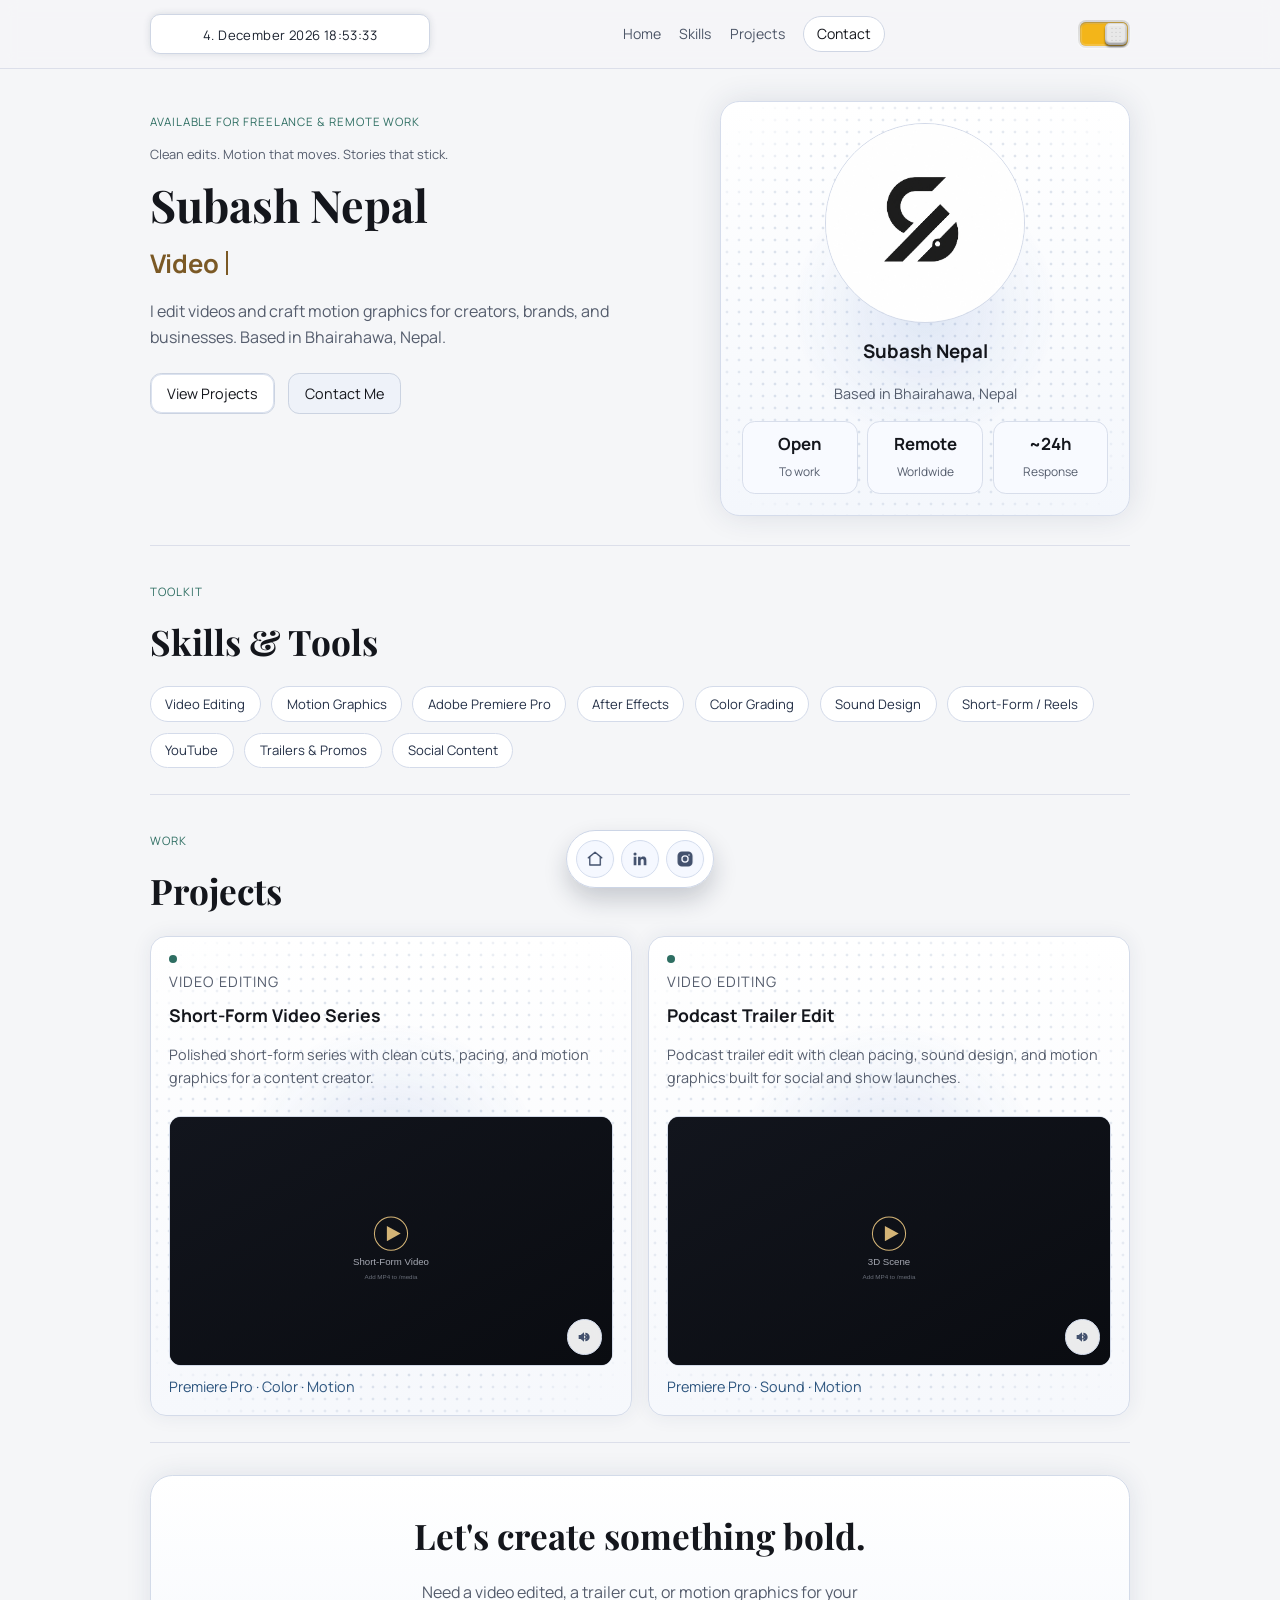
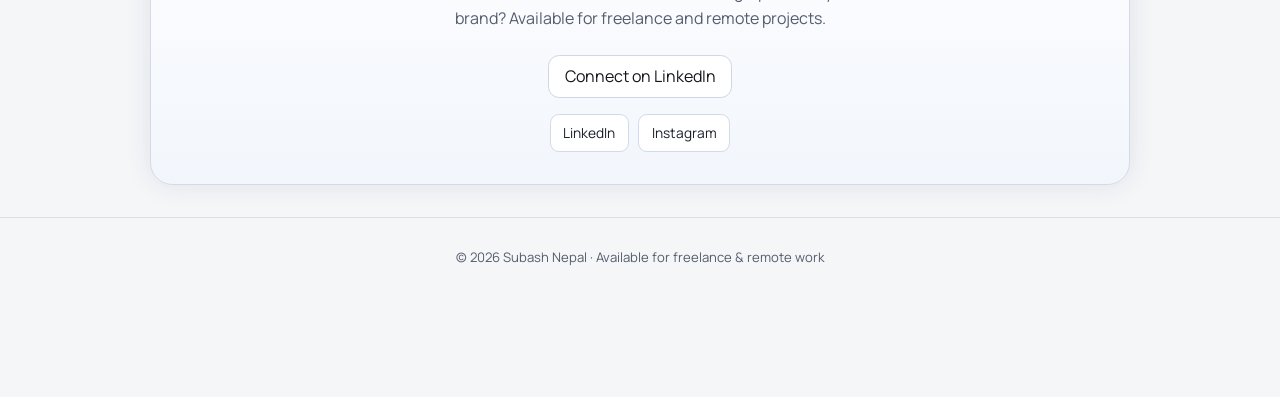
<file: index.html>
<!DOCTYPE html>
<html lang="en">
<!-- Portfolio Redesign by Subash Nepal & Suraj Nepal -->
<head>
  <meta charset="UTF-8">
  <meta name="viewport" content="width=device-width, initial-scale=1.0">
  <meta name="referrer" content="strict-origin-when-cross-origin">
  <title>Subash Nepal | Video Editor &amp; Motion Designer</title>
  <meta name="description" content="Subash Nepal is a video editor and motion designer from Bhairahawa, Nepal. Available for freelance and remote work.">
  <link rel="icon" type="image/webp" href="media/SubashNepal.webp">
  <link rel="preconnect" href="https://fonts.googleapis.com">
  <link rel="preconnect" href="https://fonts.gstatic.com" crossorigin>
  <link href="https://fonts.googleapis.com/css2?family=Manrope:wght@400;500;600;700;800&family=Playfair+Display:wght@600;700&display=swap" rel="stylesheet">
  <link rel="stylesheet" href="style.css">
</head>
<body>
  <header class="site-header">
    <div class="container nav-shell">
      <div id="clock" class="clock nav-clock" aria-live="polite">loading ...</div>
      <nav class="nav-links" aria-label="Main navigation">
        <a href="#home">Home</a>
        <a href="#skills">Skills</a>
        <a href="#projects">Projects</a>
        <a class="contact-pill" href="#contact">Contact</a>
      </nav>
      <div class="toggle-wrapper" title="Toggle theme">
        <input id="theme-toggle" class="toggle-checkbox" type="checkbox" aria-label="Toggle theme">
        <div class="toggle-container">
          <div class="toggle-button">
            <div class="toggle-button-circles-container">
              <div class="toggle-button-circle"></div>
              <div class="toggle-button-circle"></div>
              <div class="toggle-button-circle"></div>
              <div class="toggle-button-circle"></div>
              <div class="toggle-button-circle"></div>
              <div class="toggle-button-circle"></div>
              <div class="toggle-button-circle"></div>
              <div class="toggle-button-circle"></div>
              <div class="toggle-button-circle"></div>
              <div class="toggle-button-circle"></div>
              <div class="toggle-button-circle"></div>
              <div class="toggle-button-circle"></div>
            </div>
          </div>
        </div>
      </div>
    </div>
  </header>

  <main class="container">
    <section id="home" class="hero">
      <div class="hero-left">
        <p class="label">Available for freelance &amp; remote work</p>
        <div class="typewriter-wrap" aria-live="polite">
          <p class="typewriter-kicker">Clean edits. Motion that moves. Stories that stick.</p>
          <h1 id="typewriter-name" class="typewriter-line"></h1>
          <h2 id="typewriter-role" class="typewriter-line role"></h2>
        </div>
        <p class="intro">
          I edit videos and craft motion graphics for creators, brands, and businesses. Based in Bhairahawa, Nepal.
        </p>
        <div class="hero-actions">
          <a class="btn btn-primary" href="#projects">View Projects</a>
          <a class="btn btn-ghost" href="#contact">Contact Me</a>
        </div>
      </div>

      <aside class="hero-card">
        <span class="dotted-glow" aria-hidden="true"></span>
        <img class="avatar" src="media/SubashNepal.webp" alt="Subash Nepal" width="200" height="200">
        <h3>Subash Nepal</h3>
        <p>Based in Bhairahawa, Nepal</p>
        <div class="stats">
          <div><strong>Open</strong><span>To work</span></div>
          <div><strong>Remote</strong><span>Worldwide</span></div>
          <div><strong>~24h</strong><span>Response</span></div>
        </div>
      </aside>
    </section>

    <section id="skills" class="section-block">
      <p class="kicker">Toolkit</p>
      <h4>Skills &amp; Tools</h4>
      <div class="chip-list">
        <span>Video Editing</span>
        <span>Motion Graphics</span>
        <span>Adobe Premiere Pro</span>
        <span>After Effects</span>
        <span>Color Grading</span>
        <span>Sound Design</span>
        <span>Short-Form / Reels</span>
        <span>YouTube</span>
        <span>Trailers &amp; Promos</span>
        <span>Social Content</span>
      </div>
    </section>

    <section id="projects" class="section-block">
      <p class="kicker">Work</p>
      <h4>Projects</h4>
      <div class="project-grid">
        <article class="project-card">
          <span class="dotted-glow" aria-hidden="true"></span>
          <span class="dot" aria-hidden="true"></span>
          <p class="project-cat">Video Editing</p>
          <h5>Short-Form Video Series</h5>
          <p>Polished short-form series with clean cuts, pacing, and motion graphics for a content creator.</p>
          <div class="project-media">
            <video class="bare-video" autoplay muted loop playsinline preload="metadata" poster="media/short-form-poster.svg">
              <source src="media/short-form-series.mp4" type="video/mp4">
            </video>
            <button type="button" class="mute-btn" aria-label="Unmute video" aria-pressed="true">
              <svg class="icon-muted" viewBox="0 0 24 24" aria-hidden="true"><path fill="currentColor" d="M16.5 12a4.5 4.5 0 0 0-2.5-4V5.5a6.5 6.5 0 0 1 0 13v-2.5a4.5 4.5 0 0 0 2.5-4zM4 9v6h3l5 4V5L7 9H4zm13.5 3L20 14.5 18.5 16 16 13.5 13.5 16 12 14.5 14.5 12 12 9.5 13.5 8 16 10.5 18.5 8 20 9.5 17.5 12z"/></svg>
              <svg class="icon-unmuted" viewBox="0 0 24 24" aria-hidden="true"><path fill="currentColor" d="M4 9v6h3l5 4V5L7 9H4zm11.5 3a4.5 4.5 0 0 0-2.5-4v8a4.5 4.5 0 0 0 2.5-4zm-2.5-8.5v2.5a6.5 6.5 0 0 1 0 13v2.5a9 9 0 0 0 0-18z"/></svg>
            </button>
          </div>
          <p class="project-tools">Premiere Pro · Color · Motion</p>
        </article>

        <article class="project-card">
          <span class="dotted-glow" aria-hidden="true"></span>
          <span class="dot" aria-hidden="true"></span>
          <p class="project-cat">Video Editing</p>
          <h5>Podcast Trailer Edit</h5>
          <p>Podcast trailer edit with clean pacing, sound design, and motion graphics built for social and show launches.</p>
          <div class="project-media">
            <video class="bare-video" autoplay muted loop playsinline preload="metadata" poster="media/3d-scene-poster.svg">
              <source src="media/3d-scene.mp4" type="video/mp4">
            </video>
            <button type="button" class="mute-btn" aria-label="Unmute video" aria-pressed="true">
              <svg class="icon-muted" viewBox="0 0 24 24" aria-hidden="true"><path fill="currentColor" d="M16.5 12a4.5 4.5 0 0 0-2.5-4V5.5a6.5 6.5 0 0 1 0 13v-2.5a4.5 4.5 0 0 0 2.5-4zM4 9v6h3l5 4V5L7 9H4zm13.5 3L20 14.5 18.5 16 16 13.5 13.5 16 12 14.5 14.5 12 12 9.5 13.5 8 16 10.5 18.5 8 20 9.5 17.5 12z"/></svg>
              <svg class="icon-unmuted" viewBox="0 0 24 24" aria-hidden="true"><path fill="currentColor" d="M4 9v6h3l5 4V5L7 9H4zm11.5 3a4.5 4.5 0 0 0-2.5-4v8a4.5 4.5 0 0 0 2.5-4zm-2.5-8.5v2.5a6.5 6.5 0 0 1 0 13v2.5a9 9 0 0 0 0-18z"/></svg>
            </button>
          </div>
          <p class="project-tools">Premiere Pro · Sound · Motion</p>
        </article>
      </div>
    </section>

    <section id="contact" class="cta">
      <h4>Let's create something bold.</h4>
      <p>Need a video edited, a trailer cut, or motion graphics for your brand? Available for freelance and remote projects.</p>
      <a class="mail" href="https://www.linkedin.com/in/subashnpfr/" target="_blank" rel="noopener">Connect on LinkedIn</a>
      <div class="socials">
        <a href="https://www.linkedin.com/in/subashnpfr/" target="_blank" rel="noopener">LinkedIn</a>
        <a href="https://www.instagram.com/subashnp_/" target="_blank" rel="noopener">Instagram</a>
      </div>
    </section>
  </main>

  <footer class="footer">
    <p>&copy; 2026 Subash Nepal · Available for freelance &amp; remote work</p>
  </footer>

  <nav class="floating-dock" id="floating-dock" aria-label="Quick links">
    <a href="#home" class="dock-item" data-label="Home" aria-label="Home">
      <svg viewBox="0 0 24 24" fill="none" stroke="currentColor" stroke-width="1.8" stroke-linecap="round" stroke-linejoin="round">
        <path d="M3 10.5L12 3l9 7.5"></path>
        <path d="M5 9.8V20h14V9.8"></path>
      </svg>
    </a>
    <a href="https://www.linkedin.com/in/subashnpfr/" target="_blank" rel="noopener" class="dock-item" data-label="LinkedIn" aria-label="LinkedIn">
      <svg viewBox="0 0 24 24" fill="currentColor">
        <path d="M20.447 20.452h-3.554v-5.569c0-1.328-.027-3.037-1.852-3.037-1.853 0-2.136 1.445-2.136 2.939v5.667H9.351V9h3.414v1.561h.046c.477-.9 1.637-1.85 3.37-1.85 3.601 0 4.267 2.37 4.267 5.455v6.286zM5.337 7.433a2.062 2.062 0 0 1-2.063-2.065 2.064 2.064 0 1 1 2.063 2.065zm1.782 13.019H3.555V9h3.564v11.452z"></path>
      </svg>
    </a>
    <a href="https://www.instagram.com/subashnp_/" target="_blank" rel="noopener" class="dock-item" data-label="Instagram" aria-label="Instagram">
      <svg viewBox="0 0 24 24" fill="currentColor">
        <path d="M7.8 2h8.4A5.8 5.8 0 0 1 22 7.8v8.4A5.8 5.8 0 0 1 16.2 22H7.8A5.8 5.8 0 0 1 2 16.2V7.8A5.8 5.8 0 0 1 7.8 2zm4.2 5a5 5 0 1 0 0 10 5 5 0 0 0 0-10zm0 1.8a3.2 3.2 0 1 1 0 6.4 3.2 3.2 0 0 1 0-6.4zM17.3 5.6a1.1 1.1 0 1 0 0 2.2 1.1 1.1 0 0 0 0-2.2z"></path>
      </svg>
    </a>
  </nav>

  <script src="script.js"></script>
</body>
</html>
</file>
<file: style.css>
:root {
  --bg: #050505;
  --surface: #101115;
  --surface-soft: #161820;
  --text: #f3f3f3;
  --muted: #a6a9b3;
  --line: #1d212a;
  --accent: #d4b476;
  --accent-soft: #9fd8c8;
}

* {
  box-sizing: border-box;
}

html {
  scroll-behavior: smooth;
}

body {
  margin: 0;
  font-family: "Manrope", system-ui, sans-serif;
  background: var(--bg);
  color: var(--text);
  line-height: 1.6;
  padding-bottom: calc(100px + env(safe-area-inset-bottom, 0px));
  overflow-x: clip;
}

.container {
  width: min(980px, calc(100% - 2rem));
  margin-inline: auto;
}

.site-header {
  position: sticky;
  top: 0;
  z-index: 20;
  backdrop-filter: blur(8px);
  background: rgba(8, 8, 10, 0.85);
  border-bottom: 1px solid var(--line);
}

.nav-shell {
  min-height: 68px;
  display: flex;
  align-items: center;
  justify-content: space-between;
  gap: 0.75rem;
  padding-block: 0.55rem;
}

.brand {
  color: var(--text);
  text-decoration: none;
  font-weight: 800;
  font-size: 1.25rem;
}

.clock.nav-clock {
  height: 40px;
  min-width: 0;
  max-width: min(280px, 42vw);
  flex: 1 1 auto;
  line-height: 40px;
  padding: 0 14px;
  background: #222;
  color: #eee;
  text-align: center;
  border-radius: 10px;
  border: 1px solid #363c49;
  box-shadow: 0 0 7px #222;
  text-shadow: 0 0 3px #fff;
  font-family: "liquid_crystalregular", "Manrope", sans-serif;
  font-size: 0.82rem;
  letter-spacing: 0.03em;
  white-space: nowrap;
  overflow: hidden;
  text-overflow: ellipsis;
  user-select: none;
  -webkit-user-drag: none;
}

.nav-links {
  display: flex;
  gap: 1.15rem;
  align-items: center;
  flex-shrink: 0;
}

.nav-links a {
  color: var(--muted);
  text-decoration: none;
  font-size: 0.88rem;
  transition: color 0.2s ease;
}

.nav-links a:hover {
  color: var(--text);
}

.contact-pill {
  border: 1px solid #2b303b;
  background: #1a1d25;
  color: var(--text) !important;
  padding: 0.36rem 0.82rem;
  border-radius: 999px;
}

.toggle-wrapper {
  display: flex;
  justify-content: center;
  align-items: center;
  position: relative;
  border-radius: 0.5em;
  padding: 0.125em;
  background-image: linear-gradient(to bottom, #d5d5d5, #e8e8e8);
  box-shadow: 0 1px 1px rgb(255 255 255 / 0.6);
  font-size: 1rem;
  flex-shrink: 0;
}

.toggle-checkbox {
  appearance: none;
  position: absolute;
  z-index: 1;
  border-radius: inherit;
  width: 100%;
  height: 100%;
  font: inherit;
  opacity: 0;
  cursor: pointer;
}

.toggle-checkbox:focus-visible + .toggle-container {
  outline: 2px solid rgba(212, 180, 118, 0.65);
  outline-offset: 2px;
}

.toggle-container {
  display: flex;
  align-items: center;
  position: relative;
  border-radius: 0.375em;
  width: 3em;
  height: 1.5em;
  background-color: #e8e8e8;
  box-shadow: inset 0 0 0.0625em 0.125em rgb(255 255 255 / 0.2),
    inset 0 0.0625em 0.125em rgb(0 0 0 / 0.4);
  transition: background-color 0.4s linear;
}

.toggle-checkbox:checked + .toggle-container {
  background-color: #f3b519;
}

.toggle-button {
  display: flex;
  justify-content: center;
  align-items: center;
  position: absolute;
  left: 0.0625em;
  border-radius: 0.3125em;
  width: 1.375em;
  height: 1.375em;
  background-color: #e8e8e8;
  box-shadow: inset 0 -0.0625em 0.0625em 0.125em rgb(0 0 0 / 0.1),
    inset 0 -0.125em 0.0625em rgb(0 0 0 / 0.2),
    inset 0 0.1875em 0.0625em rgb(255 255 255 / 0.3),
    0 0.125em 0.125em rgb(0 0 0 / 0.5);
  transition: left 0.4s;
}

.toggle-checkbox:checked + .toggle-container > .toggle-button {
  left: 1.5625em;
}

.toggle-button-circles-container {
  display: grid;
  grid-template-columns: repeat(3, min-content);
  gap: 0.125em;
  position: absolute;
  margin: 0 auto;
}

.toggle-button-circle {
  border-radius: 50%;
  width: 0.125em;
  height: 0.125em;
  background-image: radial-gradient(circle at 50% 0, #f5f5f5, #c4c4c4);
}

.hero {
  margin-top: 2rem;
  display: grid;
  grid-template-columns: 1.2fr 0.9fr;
  gap: 1.5rem;
  border-bottom: 1px solid var(--line);
  padding-bottom: 1.8rem;
}

.label,
.kicker {
  text-transform: uppercase;
  color: var(--accent-soft);
  letter-spacing: 0.08em;
  font-size: 0.72rem;
  margin-bottom: 0.8rem;
}

h1,
h2,
h3,
h4,
h5 {
  margin: 0;
}

h1 {
  font-family: "Playfair Display", Georgia, serif;
  font-size: clamp(2rem, 6vw, 2.8rem);
}

h2 {
  color: var(--accent);
  font-size: clamp(1.2rem, 3vw, 1.6rem);
}

.typewriter-wrap {
  display: flex;
  flex-direction: column;
  align-items: flex-start;
  gap: 0.2rem;
}

.typewriter-kicker {
  color: var(--muted);
  font-size: 0.8rem;
  margin: 0 0 0.1rem;
}

.typewriter-line {
  position: relative;
  min-height: 1.25em;
  max-width: 100%;
  overflow-wrap: anywhere;
}

.typewriter-line::after {
  content: "";
  display: inline-block;
  width: 2px;
  height: 0.95em;
  margin-left: 0.08em;
  background: currentColor;
  vertical-align: -0.08em;
  animation: caret-blink 1s steps(1, end) infinite;
}

.typewriter-line.done::after {
  display: none;
}

@keyframes caret-blink {
  0%,
  48% {
    opacity: 1;
  }
  52%,
  100% {
    opacity: 0;
  }
}

.intro {
  color: var(--muted);
  max-width: 54ch;
  margin-top: 0.9rem;
}

.hero-actions {
  margin-top: 1.4rem;
  display: flex;
  gap: 0.8rem;
  flex-wrap: wrap;
}

.btn {
  display: inline-flex;
  align-items: center;
  justify-content: center;
  border-radius: 0.7rem;
  border: 1px solid #2b313d;
  text-decoration: none;
  color: var(--text);
  padding: 0.52rem 1rem;
  font-size: 0.9rem;
}

.btn-primary {
  background: #121720;
  box-shadow: 0 0 0 1px #1d2633 inset;
}

.btn-ghost {
  background: #0b0d12;
}

.hero-card {
  background: linear-gradient(180deg, #161922, #12141b);
  border: 1px solid #262a34;
  border-radius: 1.2rem;
  padding: 1.3rem;
  box-shadow: 0 0 30px rgba(255, 255, 255, 0.08);
  position: relative;
  overflow: hidden;
}

.avatar {
  width: min(200px, 56vw);
  height: auto;
  aspect-ratio: 1;
  margin: 0 auto 0.9rem;
  border-radius: 50%;
  display: block;
  object-fit: cover;
  border: 1px solid #343949;
  background: #1e2230;
}

.hero-card h3,
.hero-card p {
  text-align: center;
}

.hero-card p {
  color: var(--muted);
  font-size: 0.9rem;
}

.stats {
  margin-top: 1rem;
  display: grid;
  grid-template-columns: repeat(3, 1fr);
  gap: 0.6rem;
}

.stats div {
  background: #0f1118;
  border: 1px solid #252937;
  border-radius: 0.8rem;
  padding: 0.6rem 0.4rem;
  text-align: center;
}

.stats strong {
  display: block;
  font-size: 1.05rem;
}

.stats span {
  color: var(--muted);
  font-size: 0.75rem;
}

.section-block {
  padding-block: 1.6rem;
  border-bottom: 1px solid var(--line);
}

.section-block h4,
.cta h4 {
  font-family: "Playfair Display", Georgia, serif;
  font-size: clamp(1.6rem, 3.5vw, 2.2rem);
  margin-bottom: 1rem;
}

.chip-list {
  display: flex;
  flex-wrap: wrap;
  gap: 0.65rem;
}

.chip-list span {
  border: 1px solid #282d38;
  background: #11141b;
  color: #d4d7de;
  padding: 0.4rem 0.9rem;
  border-radius: 999px;
  font-size: 0.82rem;
}

.project-grid {
  display: grid;
  grid-template-columns: repeat(2, minmax(0, 1fr));
  gap: 1rem;
}

.project-card {
  border: 1px solid #262b36;
  background: linear-gradient(180deg, #12151d, #101319);
  border-radius: 1rem;
  padding: 1.1rem;
  box-shadow: 0 0 24px rgba(135, 165, 215, 0.08);
  transform-style: preserve-3d;
  transition: transform 220ms ease, box-shadow 220ms ease, border-color 220ms ease;
  will-change: transform;
  position: relative;
  overflow: hidden;
  display: flex;
  flex-direction: column;
  min-width: 0;
}

.project-card::before {
  content: "";
  position: absolute;
  inset: -35%;
  background: radial-gradient(circle at var(--mx, 50%) var(--my, 50%), rgba(255, 255, 255, 0.16), transparent 45%);
  pointer-events: none;
  opacity: 0;
  transition: opacity 180ms ease;
}

.project-card:hover::before {
  opacity: 1;
}

.project-card .dot {
  width: 8px;
  height: 8px;
  border-radius: 50%;
  background: var(--accent-soft);
  display: inline-block;
}

.project-card h5 {
  margin-top: 0.5rem;
  font-size: 1.1rem;
}

.project-card p {
  color: var(--muted);
  font-size: 0.9rem;
  min-height: 0;
  overflow-wrap: anywhere;
}

.project-card a {
  color: var(--accent);
  text-decoration: none;
  font-size: 0.85rem;
  display: inline-block;
}

.project-cat {
  margin: 0.45rem 0 0;
  color: var(--accent-soft);
  font-size: 0.72rem;
  text-transform: uppercase;
  letter-spacing: 0.08em;
  min-height: 0 !important;
}

.project-media {
  margin-top: 0.75rem;
  border-radius: 0.75rem;
  overflow: hidden;
  border: 1px solid #2a303c;
  background: #0a0c11;
  aspect-ratio: 16 / 9;
  width: 100%;
  position: relative;
}

.project-media--portrait {
  aspect-ratio: 9 / 16;
  width: min(100%, 280px);
  height: auto;
  max-height: none;
  margin-inline: auto;
}

.project-media video,
.project-media iframe {
  display: block;
  width: 100%;
  height: 100%;
  border: 0;
  background: #0a0c11;
}

.project-media video {
  object-fit: cover;
  object-position: center;
}

.project-media--portrait video {
  object-fit: cover;
  object-position: center top;
}

.project-tools {
  margin: 0;
  margin-top: auto;
  padding-top: 0.55rem;
  color: var(--accent);
  font-size: 0.82rem;
  min-height: 0 !important;
}

.bare-video {
  cursor: pointer;
}

.bare-video::-webkit-media-controls {
  display: none !important;
}

.mute-btn {
  position: absolute;
  right: 0.65rem;
  bottom: 0.65rem;
  z-index: 3;
  width: 2.2rem;
  height: 2.2rem;
  border-radius: 999px;
  border: 1px solid #2b303b;
  background: rgba(15, 18, 24, 0.88);
  color: #e5e8ef;
  display: grid;
  place-items: center;
  cursor: pointer;
  backdrop-filter: blur(6px);
  padding: 0;
}

.mute-btn svg {
  width: 1rem;
  height: 1rem;
}

.mute-btn .icon-unmuted {
  display: none;
}

.mute-btn[aria-pressed="false"] .icon-muted {
  display: none;
}

.mute-btn[aria-pressed="false"] .icon-unmuted {
  display: block;
}

.mute-btn:hover {
  background: rgba(29, 35, 48, 0.95);
  border-color: #3b4760;
}

body.light .mute-btn {
  background: rgba(255, 255, 255, 0.92);
  border-color: #d3dced;
  color: #43516d;
}

body.light .mute-btn:hover {
  background: #e9f0ff;
  border-color: #afbfdf;
}



.hero-card > *:not(.dotted-glow),
.project-card > *:not(.dotted-glow) {
  position: relative;
  z-index: 2;
}

.dotted-glow {
  position: absolute;
  inset: 0;
  z-index: 1;
  pointer-events: none;
  opacity: 0.95;
  background-image:
    radial-gradient(circle at 50% 50%, rgba(117, 196, 255, 0.22), transparent 45%),
    radial-gradient(circle, rgba(172, 196, 255, 0.28) 1px, transparent 1.7px);
  background-size: 100% 100%, 12px 12px;
  background-position: center center, 0 0;
  mask-image: radial-gradient(circle at center, rgba(0, 0, 0, 0.95) 60%, rgba(0, 0, 0, 0) 92%);
  animation: dotted-pan 9s linear infinite;
}

@keyframes dotted-pan {
  from {
    background-position: center center, 0 0;
  }
  to {
    background-position: center center, 36px 24px;
  }
}

.cta {
  margin-top: 2rem;
  margin-bottom: 2rem;
  text-align: center;
  background: linear-gradient(180deg, #171a22, #13161d);
  border: 1px solid #252a36;
  border-radius: 1.4rem;
  padding: 2rem clamp(1rem, 4vw, 1.5rem);
  box-shadow: 0 0 32px rgba(255, 255, 255, 0.08);
}

.cta p {
  color: var(--muted);
  max-width: 48ch;
  margin-inline: auto;
}

.mail {
  display: inline-block;
  margin-top: 0.5rem;
  margin-bottom: 1rem;
  padding: 0.48rem 0.95rem;
  border: 1px solid #2a3040;
  border-radius: 0.7rem;
  color: var(--text);
  text-decoration: none;
  background: #10131b;
}

.socials {
  display: flex;
  justify-content: center;
  gap: 0.55rem;
  flex-wrap: wrap;
}

.socials a {
  color: var(--text);
  text-decoration: none;
  border: 1px solid #2a2f3b;
  border-radius: 0.55rem;
  padding: 0.42rem 0.8rem;
  font-size: 0.86rem;
  background: #0f1218;
}

.footer {
  border-top: 1px solid var(--line);
  text-align: center;
  color: var(--muted);
  font-size: 0.82rem;
  padding: 1rem;
}

.floating-dock {
  position: fixed;
  left: 50%;
  bottom: calc(12px + env(safe-area-inset-bottom, 0px));
  transform: translateX(-50%);
  display: flex;
  align-items: end;
  gap: 0.45rem;
  padding: 0.55rem;
  border: 1px solid #2b303b;
  border-radius: 999px;
  background: rgba(15, 18, 24, 0.88);
  box-shadow: 0 14px 30px rgba(0, 0, 0, 0.35);
  backdrop-filter: blur(8px);
  z-index: 40;
  max-width: calc(100vw - 1.5rem);
}

.dock-item {
  --dock-scale: 1;
  width: 38px;
  height: 38px;
  border-radius: 999px;
  border: 1px solid #2f3441;
  background: #151922;
  color: #c8cfdd;
  display: grid;
  place-items: center;
  text-decoration: none;
  transform: scale(var(--dock-scale));
  transform-origin: bottom center;
  transition: transform 140ms ease, background 180ms ease, color 180ms ease, border-color 180ms ease;
  position: relative;
}

.dock-item svg {
  width: 18px;
  height: 18px;
}

.dock-item::after {
  content: attr(data-label);
  position: absolute;
  bottom: calc(100% + 10px);
  left: 50%;
  transform: translateX(-50%) translateY(4px);
  white-space: nowrap;
  font-size: 0.72rem;
  color: #e5e8ef;
  background: rgba(13, 16, 23, 0.96);
  border: 1px solid #2d3444;
  border-radius: 0.45rem;
  padding: 0.25rem 0.45rem;
  opacity: 0;
  pointer-events: none;
  transition: opacity 150ms ease, transform 150ms ease;
}

.dock-item:hover {
  background: #1d2330;
  border-color: #3b4760;
  color: #ffffff;
}

.dock-item:hover::after {
  opacity: 1;
  transform: translateX(-50%) translateY(0);
}

body.light {
  --bg: #f5f6f8;
  --surface: #fff;
  --surface-soft: #f5f6f8;
  --text: #14161c;
  --muted: #555d6d;
  --line: #dcdfea;
  --accent: #7b5925;
  --accent-soft: #2e6e62;
}

body.light .site-header {
  background: rgba(245, 246, 248, 0.9);
}

body.light .nav-links a {
  color: #4d5668;
}

body.light .nav-links a:hover {
  color: #14161c;
}

body.light .contact-pill {
  background: #ffffff;
  border-color: #cfd6e4;
  color: #14161c !important;
}

body.light .clock.nav-clock {
  background: #ffffff;
  color: #1c2330;
  border-color: #cfd6e4;
  box-shadow: 0 0 7px rgba(41, 56, 83, 0.15);
  text-shadow: none;
}

body.light .toggle-wrapper {
  background-image: linear-gradient(to bottom, #d5d5d5, #e8e8e8);
}

body.light .toggle-container {
  background-color: #e8e8e8;
}

body.light .toggle-checkbox:checked + .toggle-container {
  background-color: #f3b519;
}

body.light .btn {
  border-color: #cbd3e1;
  color: #14161c;
}

body.light .btn-primary {
  background: #ffffff;
  box-shadow: inset 0 0 0 1px #dbe2ef;
}

body.light .btn-ghost {
  background: #eef2f9;
}

body.light .hero-card {
  background: linear-gradient(180deg, #ffffff, #f4f7fc);
  border-color: #d5dceb;
  box-shadow: 0 0 30px rgba(31, 49, 80, 0.12);
}

body.light .avatar {
  background: #eef2fa;
  border-color: #d2d9e8;
}

body.light .stats div {
  background: #f8faff;
  border-color: #d8deeb;
}

body.light .chip-list span {
  background: #ffffff;
  border-color: #d4dbea;
  color: #243047;
}

body.light .project-card {
  background: linear-gradient(180deg, #ffffff, #f6f8fc);
  border-color: #d4dbe9;
  box-shadow: 0 0 20px rgba(33, 54, 90, 0.08);
}

body.light .project-card::before {
  background: radial-gradient(circle at var(--mx, 50%) var(--my, 50%), rgba(85, 122, 183, 0.15), transparent 48%);
}

body.light .dotted-glow {
  background-image:
    radial-gradient(circle at 50% 50%, rgba(65, 112, 196, 0.2), transparent 46%),
    radial-gradient(circle, rgba(55, 87, 141, 0.22) 1px, transparent 1.75px);
  opacity: 0.75;
}

body.light .project-card h5 {
  color: #14161c;
}

body.light .project-card a {
  color: #2e567f;
}

body.light .project-media {
  border-color: #d4dbe9;
  background: #eef2f9;
}

body.light .project-tools {
  color: #2e567f;
}

body.light .cta {
  background: linear-gradient(180deg, #ffffff, #f2f6fc);
  border-color: #d3dbe9;
  box-shadow: 0 0 26px rgba(30, 52, 85, 0.1);
}

body.light .mail {
  background: #ffffff;
  border-color: #ced7e7;
  color: #14161c;
}

body.light .socials a {
  background: #ffffff;
  border-color: #d2d9e8;
  color: #1a1e28;
}

body.light .socials a:hover,
body.light .mail:hover,
body.light .btn:hover,
body.light .project-card a:hover {
  filter: brightness(0.96);
}

body.light .floating-dock {
  border-color: #ccd5e6;
  background: rgba(255, 255, 255, 0.92);
  box-shadow: 0 12px 24px rgba(20, 30, 50, 0.2);
}

body.light .dock-item {
  background: #f5f8ff;
  border-color: #d3dced;
  color: #43516d;
}

body.light .dock-item:hover {
  background: #e9f0ff;
  border-color: #afbfdf;
  color: #162235;
}

body.light .dock-item::after {
  background: rgba(255, 255, 255, 0.97);
  color: #1f2b42;
  border-color: #cfd8e8;
}

@media (max-width: 980px) {
  .container {
    width: min(980px, calc(100% - 1.5rem));
  }
}

@media (max-width: 840px) {
  .clock.nav-clock {
    max-width: min(220px, 48vw);
    font-size: 0.69rem;
    padding: 0 10px;
  }

  .nav-links {
    gap: 0.65rem;
  }

  .nav-links a:not(.contact-pill) {
    display: none;
  }

  .hero {
    grid-template-columns: 1fr;
    margin-top: 1.35rem;
    gap: 1.15rem;
  }

  .project-grid {
    grid-template-columns: repeat(2, minmax(0, 1fr));
    gap: 0.85rem;
  }

  .project-card {
    padding: 0.9rem;
  }

  .project-media--portrait {
    width: min(100%, 240px);
  }

  .floating-dock {
    bottom: calc(10px + env(safe-area-inset-bottom, 0px));
    padding: 0.45rem;
    gap: 0.35rem;
  }

  .dock-item {
    width: 34px;
    height: 34px;
  }

  .dock-item svg {
    width: 16px;
    height: 16px;
  }

  .dock-item::after {
    display: none;
  }
}

@media (max-width: 640px) {
  .container {
    width: calc(100% - 1.25rem);
  }

  .nav-shell {
    min-height: 58px;
    gap: 0.5rem;
  }

  .clock.nav-clock {
    height: 36px;
    line-height: 36px;
    max-width: none;
    flex: 1 1 0;
    font-size: 0.62rem;
    padding: 0 8px;
    letter-spacing: 0.01em;
  }

  .contact-pill {
    padding: 0.3rem 0.7rem;
    font-size: 0.82rem;
  }

  .toggle-wrapper {
    font-size: 0.9rem;
  }

  .hero-actions {
    width: 100%;
  }

  .hero-actions .btn {
    flex: 1 1 auto;
    min-width: 140px;
  }

  .stats {
    gap: 0.45rem;
  }

  .stats div {
    padding: 0.5rem 0.25rem;
  }

  .stats strong {
    font-size: 0.95rem;
  }

  .stats span {
    font-size: 0.68rem;
  }

  .project-grid {
    grid-template-columns: 1fr;
  }

  .project-media--portrait {
    width: min(100%, 260px);
  }

  .chip-list {
    gap: 0.5rem;
  }

  .chip-list span {
    font-size: 0.78rem;
    padding: 0.35rem 0.75rem;
  }

  .footer {
    padding: 1rem 0.75rem 1.25rem;
    font-size: 0.78rem;
  }
}

@media (max-width: 420px) {
  .clock.nav-clock {
    display: none;
  }

  .nav-shell {
    justify-content: flex-end;
  }

  .nav-links {
    margin-right: auto;
  }

  .hero-actions .btn {
    width: 100%;
  }

  .stats {
    grid-template-columns: repeat(3, minmax(0, 1fr));
    gap: 0.35rem;
  }

  .stats strong {
    font-size: 0.88rem;
  }

  .stats span {
    font-size: 0.62rem;
  }
}

@media (hover: none), (pointer: coarse) {
  .project-card {
    transform: none !important;
    will-change: auto;
  }

  .project-card::before {
    display: none;
  }
}

@media (prefers-reduced-motion: reduce) {
  html {
    scroll-behavior: auto;
  }

  .dotted-glow,
  .typewriter-line::after {
    animation: none;
  }

  .project-card {
    transition: none;
  }
}
</file>
